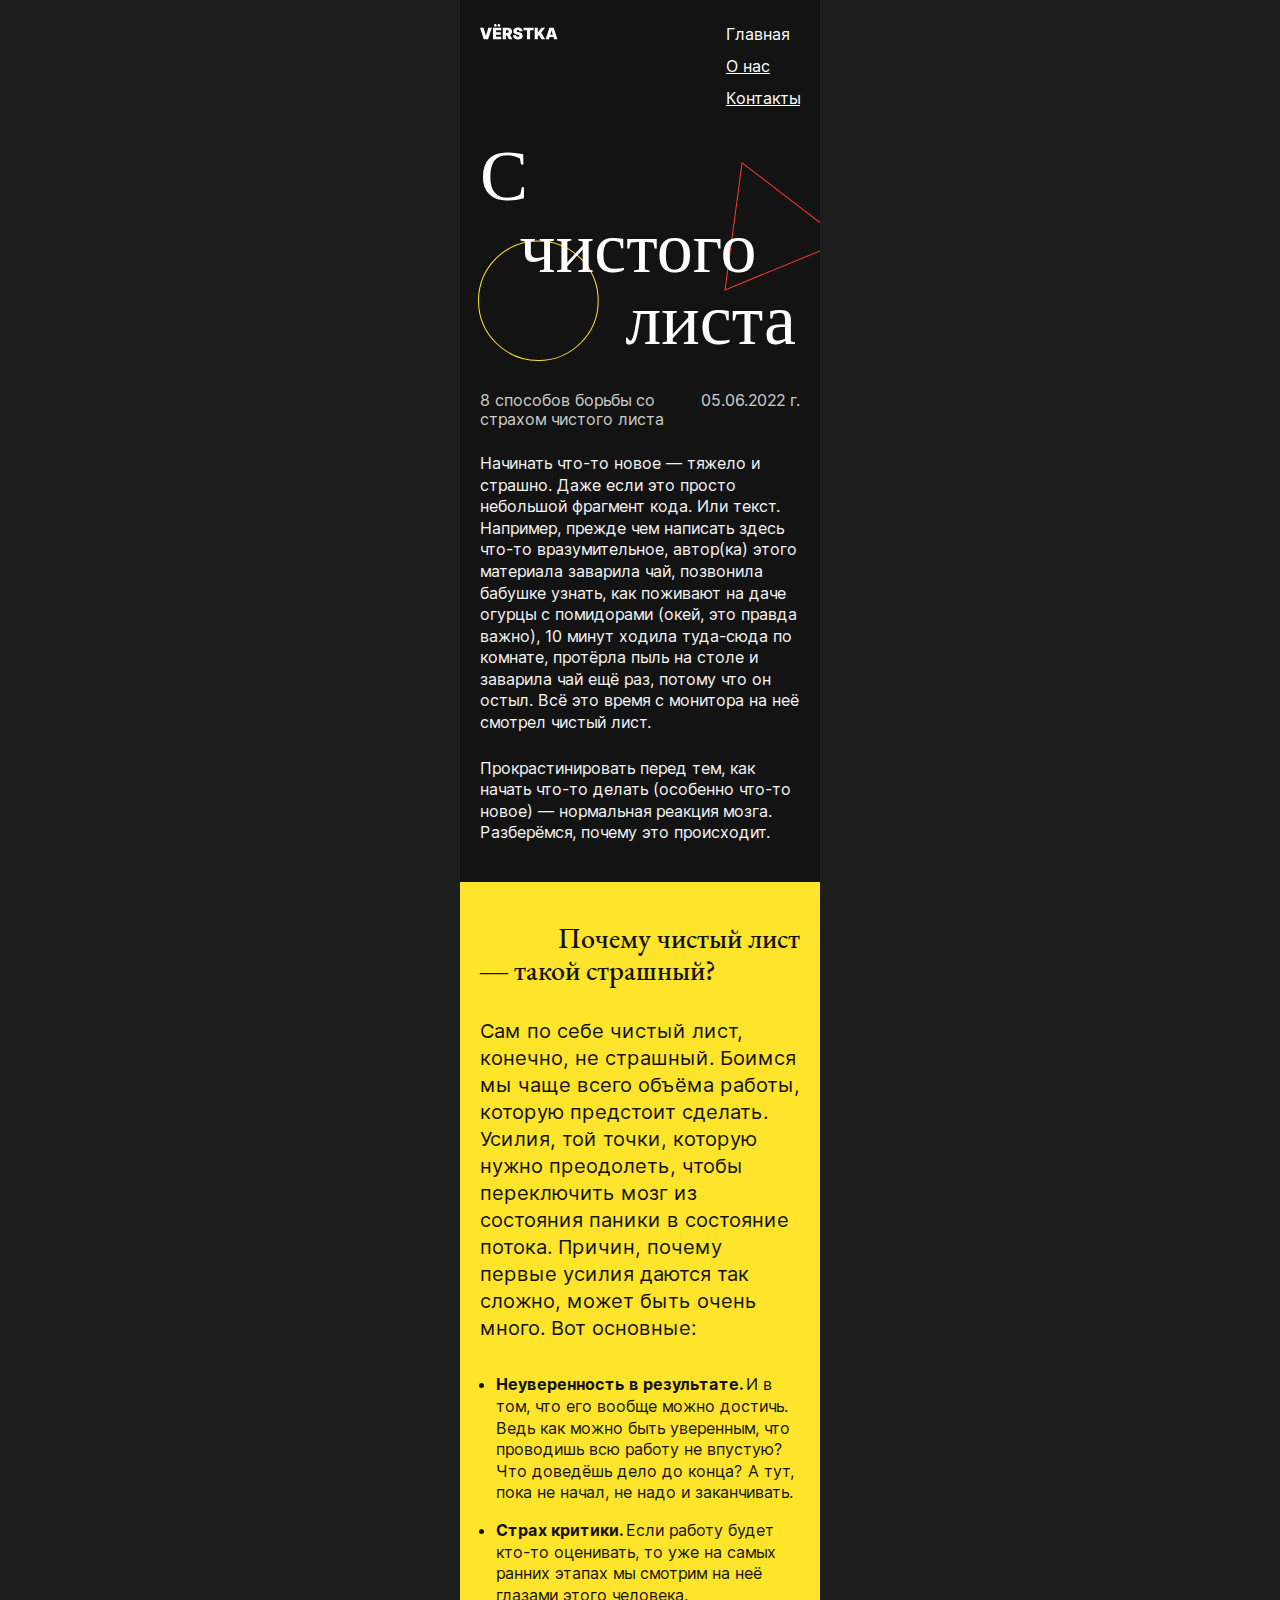
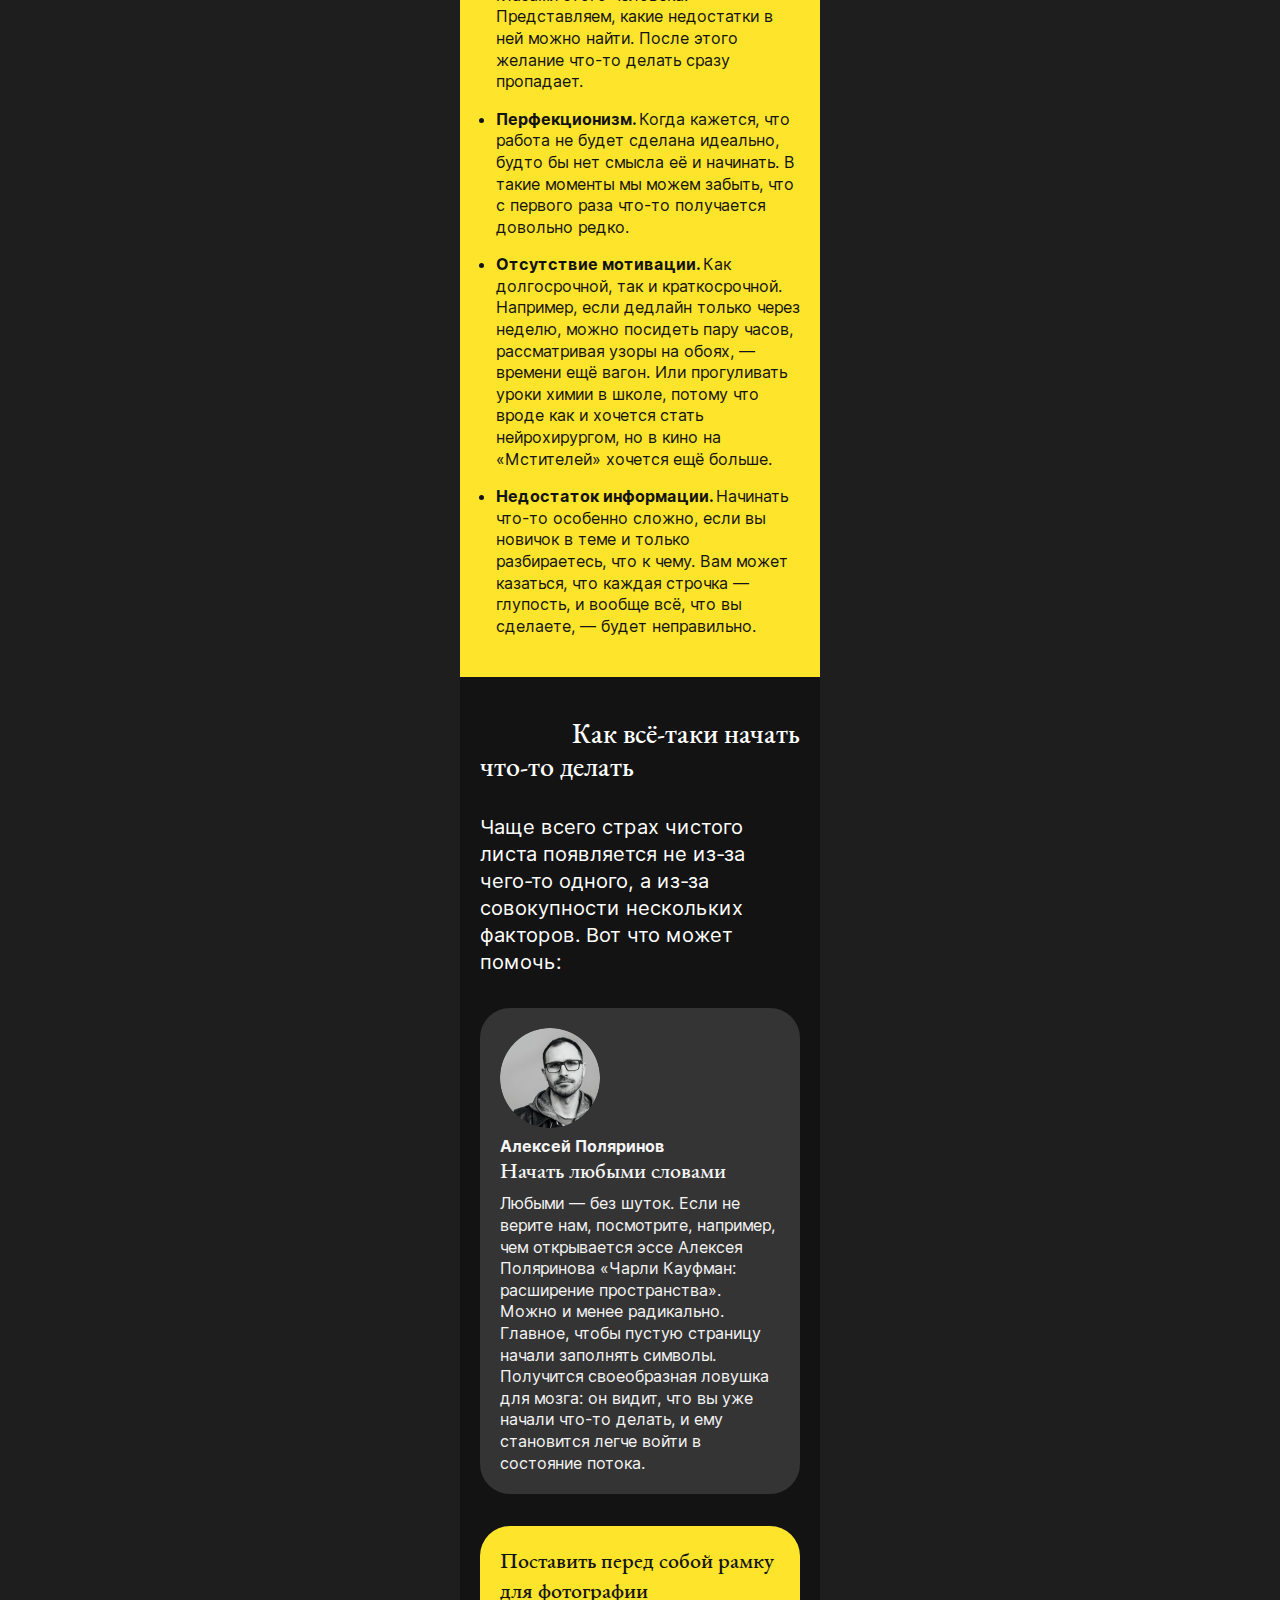
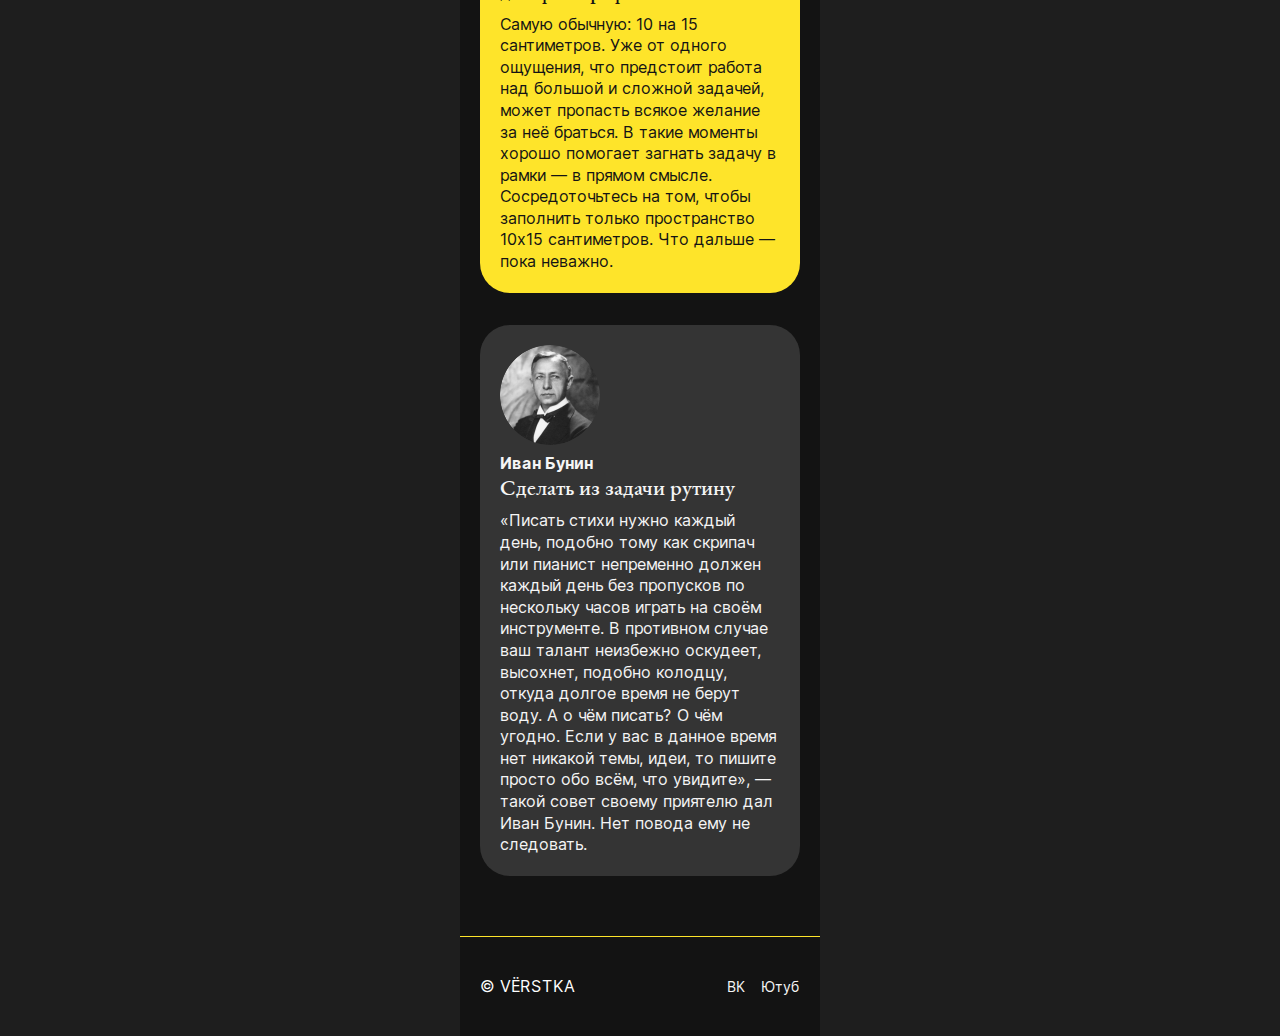
<file: s chistogo lista/index.html>
<!DOCTYPE html>
<html lang="ru">
<head>
    <meta charset="UTF-8">
    <meta name="viewport" content="width=device-width, initial-scale=1.0">
    <title>с чистого листа</title>
    <link rel="stylesheet" href="./fonts/fonts.css" />
    <link rel="stylesheet" href="./styles/style.css" />
</head>
<body>
    <header class="header content-section content-section_theme_dark">
        <a class="header_logo">
            <img class="header_logo_image"
            src="./images/logo.svg"
            alt="Логотип проекта"
            />
        </a>
        <nav class="header_menu">
            <ul class="header_menu-list">
                <li class="header_menu-item header_menu-item_active">
                    <a class="header_menu-link" href="#0">Главная</a>
                </li>
                <li class="header_menu-item">
                    <a class="header_menu-link" href="#0">О нас</a>
                </li>
                <li class="header_menu-item">
                    <a class="header_menu-link" href="#0">Контакты</a>
                </li>
            </ul>
        </nav>
    </header>
    <main class="content">
        <section class="cover content-section content-section_theme_dark">
            <h1 class="cover_title">
                <span class="accent-span">С</span>
                <span class="accent-span text-center">чистого</span>
                <span class="accent-span text-right">листа</span>
            </h1>
    </section>
        <section class="intro content-section content-section_theme_dark">
            <div class="intro_heading">
                <h2 class="intro_title">
                    8 способов борьбы со страхом чистого листа 
                </h2>
                <time class="intro_date" datetime="2022-06-05">05.06.2022 г.</time>
            </div>
            <div class="intro_main-text">
                <p>
                    Начинать что-то новое — тяжело и страшно. Даже если это просто небольшой фрагмент кода. Или текст. Например, прежде чем написать здесь что-то вразумительное, автор(ка) этого материала заварила чай, позвонила бабушке узнать, как поживают на даче огурцы с помидорами (окей, это правда важно), 10 минут ходила туда-сюда по комнате, протёрла пыль на столе и заварила чай ещё раз, потому что он остыл. Всё это время с монитора на неё смотрел чистый лист.
                </p>
                <p>
                    Прокрастинировать перед тем, как начать что-то делать (особенно что-то новое) — нормальная реакция мозга. Разберёмся, почему это происходит.
                </p>
            </div>
        </section>
        <section class="reasons content-section content-section_theme_bright">
            <h2 class="content-section_subtitle">
                <span class="accent-span text-right">
                    Почему чистый лист
                </span>
                <span class="accent-span">
                    — такой cтрашный?
                </span>
            </h2>
            <p class="content-section_introduction">
                Сам по себе чистый лист, конечно, не страшный. Боимся мы чаще всего объёма работы, которую предстоит сделать. Усилия, той точки, которую нужно преодолеть, чтобы переключить мозг из состояния паники в состояние потока. Причин, почему первые усилия даются так сложно, может быть очень много. Вот основные:
            </p>
            <ul class="content-section_list">
                <li class="content-section_list-item">
                    <span class="content-section_list-accent">
                        Неуверенность в результате. 
                    </span>
                    И в том, что его вообще можно достичь. Ведь как можно быть уверенным, что проводишь всю работу не впустую? Что доведёшь дело до конца? А тут, пока не начал, не надо и заканчивать.
                </li>
                <li class="content-section_list-item">
                    <span class="content-section_list-accent">
                        Страх критики.
                    </span>
                    Если работу будет кто-то оценивать, то уже на самых ранних этапах мы смотрим на неё глазами этого человека. Представляем, какие недостатки в ней можно найти. После этого желание что-то делать сразу пропадает.
                </li>
                <li class="content-section_list-item">
                    <span class="content-section_list-accent">
                        Перфекционизм.
                    </span>
                    Когда кажется, что работа не будет сделана идеально, будто бы нет смысла её и начинать. В такие моменты мы можем забыть, что с первого раза что-то получается довольно редко.
                </li>
                <li class="content-section_list-item">
                    <span class="content-section_list-accent">
                        Отсутствие мотивации.
                    </span>
                     Как долгосрочной, так и краткосрочной. Например, если дедлайн только через неделю, можно посидеть пару часов, рассматривая узоры на обоях, — времени ещё вагон. Или прогуливать уроки химии в школе, потому что вроде как и хочется стать нейрохирургом, но в кино на «Мстителей» хочется ещё больше.
                </li>
                <li class="content-section_list-item">
                    <span class="content-section_list-accent">
                        Недостаток информации.
                    </span>
                     Начинать что-то особенно сложно, если вы новичок в теме и только разбираетесь, что к чему. Вам может казаться, что каждая строчка — глупость, и вообще всё, что вы сделаете, — будет неправильно.
                </li>
            </ul>
        </section>
        <section class="how-to content-section content-section_theme_dark">
            <h3 class="content-section_subtitle">
                <span class="accent-span text-right">Как всё-таки начать</span>
                <span class="accent-span">что-то делать</span>
            </h3>
            <p class="content-section_introduction">
                Чаще всего страх чистого листа появляется не из-за чего-то одного, а из-за совокупности нескольких факторов. Вот что может помочь:
            </p>
            <ul class=card-list>
                <li>
                    <article class="card card_theme_dark">
                        <div class="card_author">
                            <img class="card_author-photo"
                            src="./images/polyarinov.png"
                            alt="Алексей Поляринов"
                            />
                            <p class="card_author-name">Алексей Поляринов</p>
                        </div>
                        <div class="card_content">
                            <h4 class="card_title">Начать любыми словами</h4>
                            <div class="card_text">
                                <p>
                                Любыми — без шуток. Если не верите нам, посмотрите, например, чем открывается эссе Алексея Поляринова «Чарли Кауфман: расширение пространства». Можно и менее радикально. Главное, чтобы пустую страницу начали заполнять символы. Получится своеобразная ловушка для мозга: он видит, что вы уже начали что-то делать, и ему становится легче войти в состояние потока.
                                </p>
                            </div>
                        </div>
                    </article>
                </li>
                <li>
                    <article class="card card_theme_bright">
                        <div class="card_content">
                            <h4 class="card_title">Поставить перед собой рамку для фотографии</h4>
                            <div class="card_text-bright">
                                <p>
                                    Самую обычную: 10 на 15 сантиметров. Уже от одного ощущения, что предстоит работа над большой и сложной задачей, может пропасть всякое желание за неё браться. В такие моменты хорошо помогает загнать задачу в рамки — в прямом смысле. Сосредоточьтесь на том, чтобы заполнить только пространство 10х15 сантиметров. Что дальше — пока неважно.
                                </p>
                            </div>
                        </div>
                    </article>
                </li>
                <li>
                    <article class="card card_theme_dark">
                        <div class="card_author">
                            <img class="card_author-photo"
                            src="./images/bunin.png"
                            alt="Иван Бунин"
                            />
                            <p class="card_author-name">Иван Бунин</p>
                        </div>
                        <div class="card_content">
                            <h4 class="card_title">Сделать из задачи рутину</h4>
                            <div class="card_text">
                                <p>
                                    «Писать стихи нужно каждый день, подобно тому как скрипач или пианист непременно должен каждый день без пропусков по нескольку часов играть на своём инструменте. В противном случае ваш талант неизбежно оскудеет, высохнет, подобно колодцу, откуда долгое время не берут воду. А о чём писать? О чём угодно. Если у вас в данное время нет никакой темы, идеи, то пишите просто обо всём, что увидите», — такой совет своему приятелю дал Иван Бунин. Нет повода ему не следовать.
                                </p>
                            </div>
                        </div>
                    </article>
                </li>
            </ul>
        </section>
    </main>
    <footer class="footer content-section content-section_theme_dark">
        <p class="footer_copy">© VЁRSTKA</p>
        <ul class="footer_links">
            <li>
                <a href="#">ВК</a>
            </li>
            <li>
                <a href="#">Ютуб</a>
            </li>
        </ul>
    </footer>
</body>
</html>
</file>
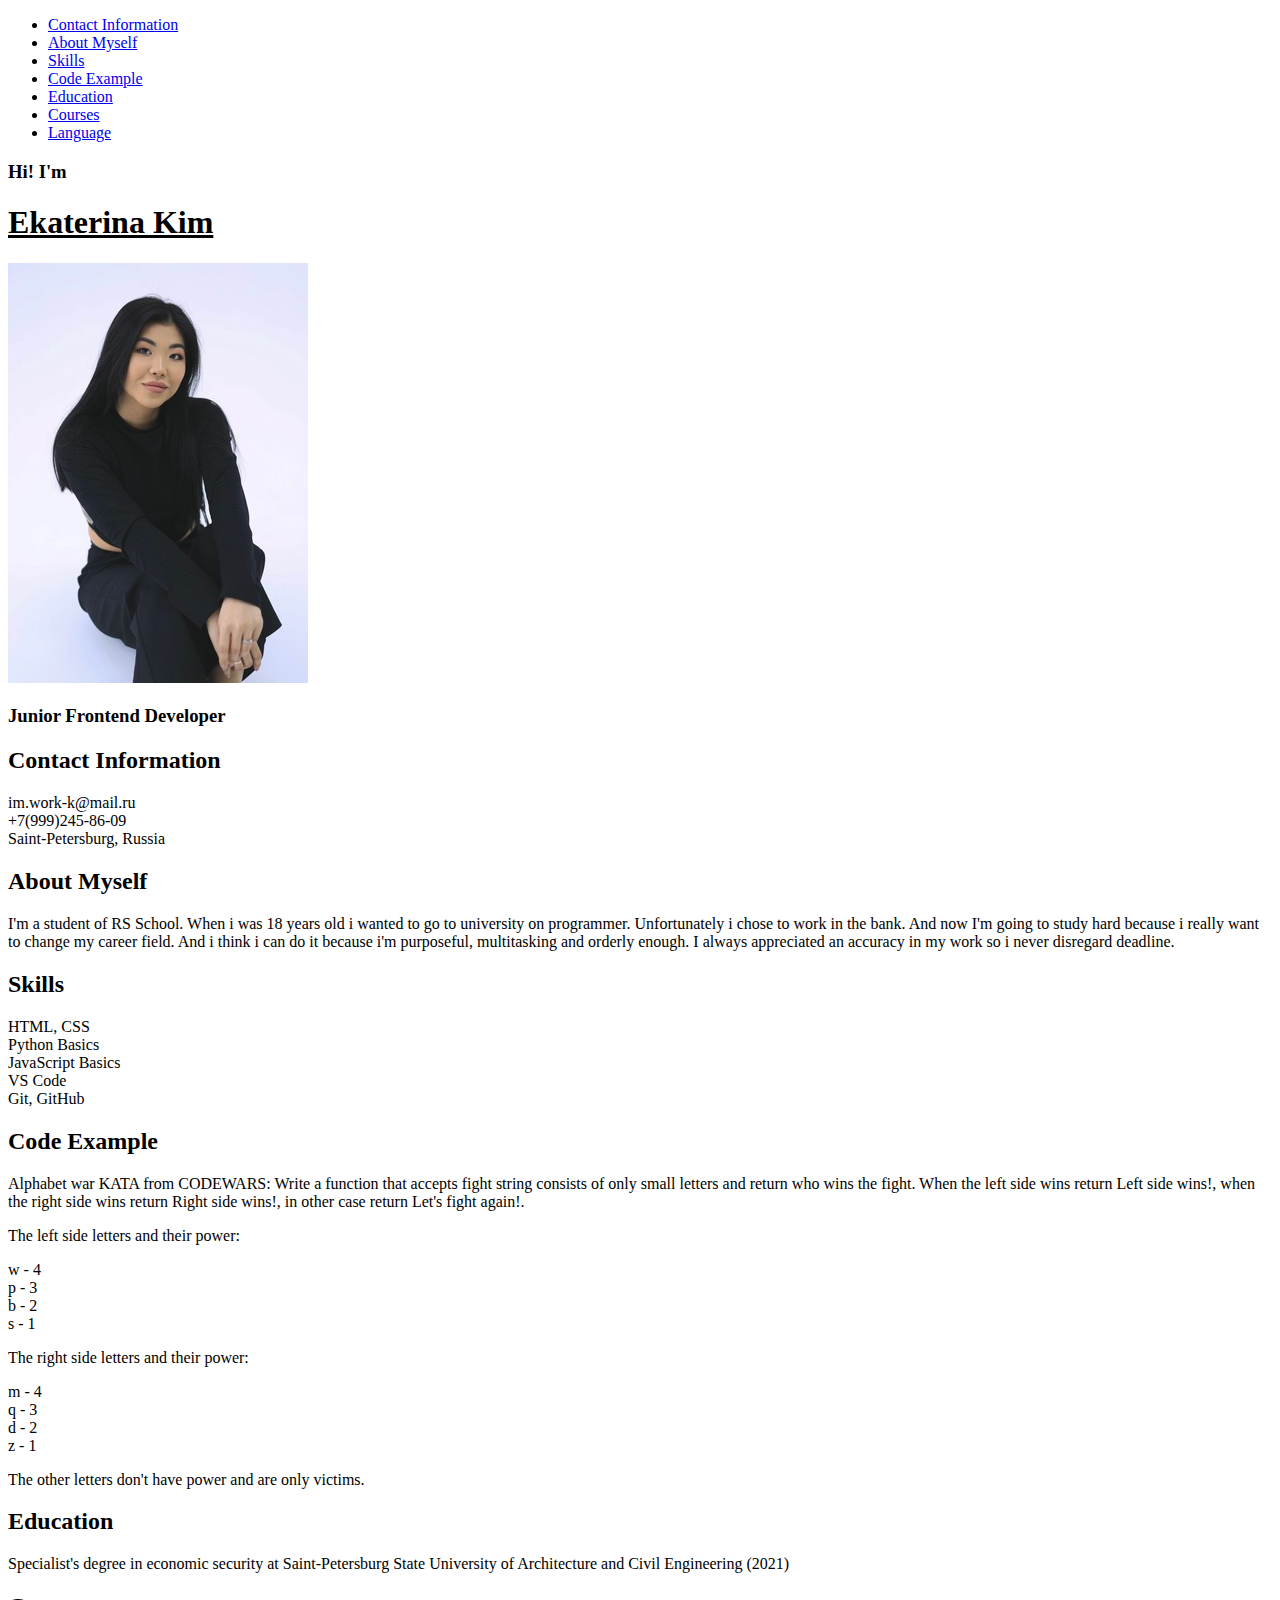
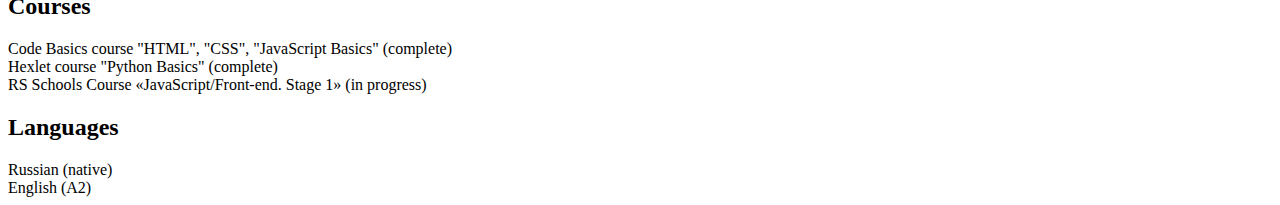
<file: CV/CV.HTML>
<!DOCTYPE html>
<html lang = "en">
    <head>
        <meta charset = "UTF-8">
        <meta http-equiv="X-UA-Compatible" content="IE=edge">
        <meta name="viewport" content="width=device-width, initial-scale=1.0">
        <link rel="stylesheet" href="C:\GitHab\example\CV\STYLE.CSS">
        <title>Kim Ekaterina CV</title>
    </head>
    <body class="all">
        <nav class="top-menu">
            <ul class="menu-main">
                <li><a class="current" href="#cont">Contact Information</a></li>
                <li><a class="current" href="#about">About Myself</a></li>
                <li><a class="current" href="#skills">Skills</a></li>
                <li><a class="current" href="#example">Code Example</a></li>
                <li><a class="current" href="#educ">Education</a></li>
                <li><a class="current" href="#courses">Courses</a></li>
                <li><a class="current" href="#lang">Language</a></li>
            </ul>
        </nav>
        <h3 class="greeting">Hi! I'm</h3>
        <h1 class="name"><u>Ekaterina Kim</u></h1>
        <img class="image" src="file.jpg" alt="Photo">
        <h3 class="greeting">Junior Frontend Developer</h3>

            <p><a name="cont"></a></p>
        <h2 class="text">Contact Information</h2>
            <li class="minitext">im.work-k@mail.ru</li>
            <li class="minitext">+7(999)245-86-09</li>
            <li class="minitext">Saint-Petersburg, Russia</li>

            <p><a name="about"></a></p>
        <h2 class="text">About Myself</h2>
            <p class="minitext">I'm a student of RS School. When i was 18 years old i wanted to go to university on programmer. Unfortunately i chose to work in the bank. And now I'm going to study hard because i really want to change my career field. And i think i can do it because i'm purposeful, multitasking and orderly enough. I always appreciated an accuracy in my work so i never disregard deadline.</p>
        
            <p><a name="skills"></a></p>
            <h2 class="text">Skills</h2>
            <li class="minitext">HTML, CSS</li>
            <li class="minitext">Python Basics</li>
            <li class="minitext">JavaScript Basics</li>
            <li class="minitext">VS Code</li>
            <li class="minitext">Git, GitHub</li>

            <p><a name="example"></a></p>
        <h2 class="text">Code Example</h2>
        <p class="minitext">Alphabet war KATA from CODEWARS: Write a function that accepts fight string consists of only small letters and return who wins the fight. When the left side wins return Left side wins!, when the right side wins return Right side wins!, in other case return Let's fight again!.</p>
            <p class="minitext">The left side letters and their power:</p>
                <li class="minitext">w - 4</li>
                <li class="minitext">p - 3</li>
                <li class="minitext">b - 2</li>
                <li class="minitext">s - 1</li>
            <P class="minitext">The right side letters and their power:</P>
                <li class="minitext">m - 4</li>
                <li class="minitext">q - 3</li>
                <li class="minitext">d - 2</li>
                <li class="minitext">z - 1</li>
            <p class="minitext">The other letters don't have power and are only victims.</p>
        
            <p><a name="educ"></a></p>
            <h2 class="text">Education</h2>   
            <p class="minitext">Specialist's degree in economic security at Saint-Petersburg State University of Architecture and Civil Engineering (2021)</p>
       
            <p><a name="courses"></a></p>
            <h2 class="text">Courses</h2>
            <li class="minitext">Code Basics course "HTML", "CSS", "JavaScript Basics" (complete)</li>
            <li class="minitext">Hexlet course "Python Basics" (complete)</li>
            <li class="minitext">RS Schools Course «JavaScript/Front-end. Stage 1» (in progress)</li>
        
            <p><a name="lang"></a></p>
            <h2 class="text">Languages</h2>  
            <li class="minitext">Russian (native)</li>
            <English class="minitext">English (A2)</li>
    </body>
</html>
</file>
<file: s chistogo lista/fonts/fonts.css>
@font-face {
    font-family: 'Eb Garamond';
    src: 
    url(./ebgaramondmedium.woff) format('woff'),
    url(./ebgaramondmedium.woff2) format('woff2'),
    url(./ebgaramondmedium.ttf) format('truetype');
    font-weight: 500;
    font-display: swap;
}

@font-face {
    font-family: 'Eb Garamond';
    src:
    url(./ebgaramondregular.woff) format('woff'),
    url(./ebgaramondregular.woff2) format('woff2'),
    url(./ebgaramondregular.ttf) format('truetype');
    font-weight: 400;
    font-display: swap;
}

@font-face {
    font-family: 'Inter';
    src: 
    url(./interbold.woff) format('woff'),
    url(./interbold.woff2) format('woff2'),
    url(./interbold.ttf) format('truetype');
    font-weight: 700;
    font-display: swap;
}

@font-face {
    font-family: 'Inter';
    src: 
    url(./interregular.woff) format('woff'),
    url(./interregular.woff2) format('woff2'),
    url(./interregular.ttf) format('truetype');
    font-weight: 400;
    font-display: swap;
}
</file>
<file: s chistogo lista/styles/style.css>
body {
    margin: 0;
    font-family: Inter, sana-serif;
    font-weight: 400;
    background-color: #1e1e1e;
}

h1,
h2,
h3,
h4,
h5,
h6,
p,
ul,
ol,
blockquote {
    margin: 0;
    padding: 0;
}

.content-section {
    box-sizing: border-box;
    width: 100%;
    max-width: 360px;
    min-height: 100px;
    margin: auto;
}

.content-section_theme_dark {
    color: #ffff;
    background-color: #131313;
}

.content-section_theme_bright {
    color: #131313;
    background-color: #fee42a; 
}

.header {
    display: flex;
    justify-content: space-between;
    align-items: flex-start;
    padding: 24px 20px;
}

.header_logo {
    display: block;
    width: 78px;
}

.header_logo-image {
    width: 100%;
}

.header_menu-list {
    display: flex;
    flex-direction: column;
    gap: 12px;
    list-style: none;
}

.header_menu-link {
    color: #fff;
    font-size: 16px;
    line-height: 1.2;
}

.header_menu-item_active .header_menu-link {
    text-decoration: none;
}

.cover {
    min-height: 258px;
    padding: 7px 24px 32px 20px;
    background-image: url(../images/cover.svg);
    background-repeat: no-repeat;
    background-position: right center;
    background-size: 95% auto;
}

.cover_title {
    width: 100%;
    color: #fff;
    font-family: 'EB Garamont', serif;
    font-weight: 400;
    font-size: 72px;
    line-height: 1;
}

.accent-span {
    display: block;
}

.text-center {
    text-align: center;
}

.text-right {
    text-align: right;
}

.intro {
    padding: 0 20px 38px;
}

.intro_heading {
    display: flex;
    justify-content: space-between;
    gap: 22px;
    color: #ccc;
    font-size: 16px;
}

.intro_title {
    font-weight: 400;
    font-size: 16px;
    line-height: 1.2;
}

.intro_date {
    font-size: 16px;
    line-height: 1.2;
    white-space: nowrap;
}

.intro_main-text {
    display: flex;
    flex-direction: column;
    gap: 24px;
    margin-top: 24px;
    color: #f5f5f5;
    font-size: 16px;
    line-height: 1.35;
}

.reasons {
    padding: 40px 20px;
}

.content-section_subtitle {
    font-family: EB Garamond;
    font-size: 28px;
    font-weight: 500;
    line-height: 1.15;
}

.content-section_introduction {
    margin: 32px 0;
    font-size: 20px;
    line-height: 1.35;
}

.content-section_list {
    display: flex;
    flex-direction: column;
    gap: 16px;
    padding: 0 0 0 16px;
    font-size: 16px;
    line-height: 1.35;
}

.content-section_list-accent {
    font-weight: 700;
}

.how-to {
    padding: 40px 20px 60px;
}

.card-list {
    display: flex;
    flex-direction: column;
    align-items: flex-start;
    gap: 32px;
    list-style: none;
}

.card {
   border-radius: 30px;
   padding: 20px; 
}

.card_theme_dark {
    color: #f5f5f5;
    background-color: #343434;
}

.card_theme_bright {
    color: #141414;
    background-color: #fee42a;
}

.card_author {
    display: flex;
    flex-direction: column;
    align-items: flex-start;
}


.card_author-photo {
    display: block; 
    border-radius: 50%;
    width: 100px;
    height: 100px;
}

.card_author-name {
    margin: 8px 0 0;
    font-weight: 700;
}

.card_content {
    display: flex;
    flex-direction: column;
    align-items: flex-start;
    gap: 8px;
}

.card_title {
    font-family: 'EB Garamond', serif;
    font-weight: 500;
    font-size: 22px;
    line-height: 1.35;
}

.card_text {
    color: #F5F5F5;
    font-family: Inter;
    font-size: 16px;
    font-weight: 400; 
    line-height: 1.35;
}

.card_text-bright {
    color: #141414;
    font-family: Inter;
    font-size: 16px;
    font-weight: 400; 
    line-height: 1.35;
}

.footer {
    display: flex;
    justify-content: space-between;
    align-items: center;
    border-top: 1px solid #fee42a;
    padding: 20px;
}

.footer_links {
    display: flex;
    gap: 16px;
    list-style: none;
}

.footer_links a {
    color: #f5f5f5;
    font-size: 14px;
    line-height: 1.25;
    text-decoration: none;
}
</file>
